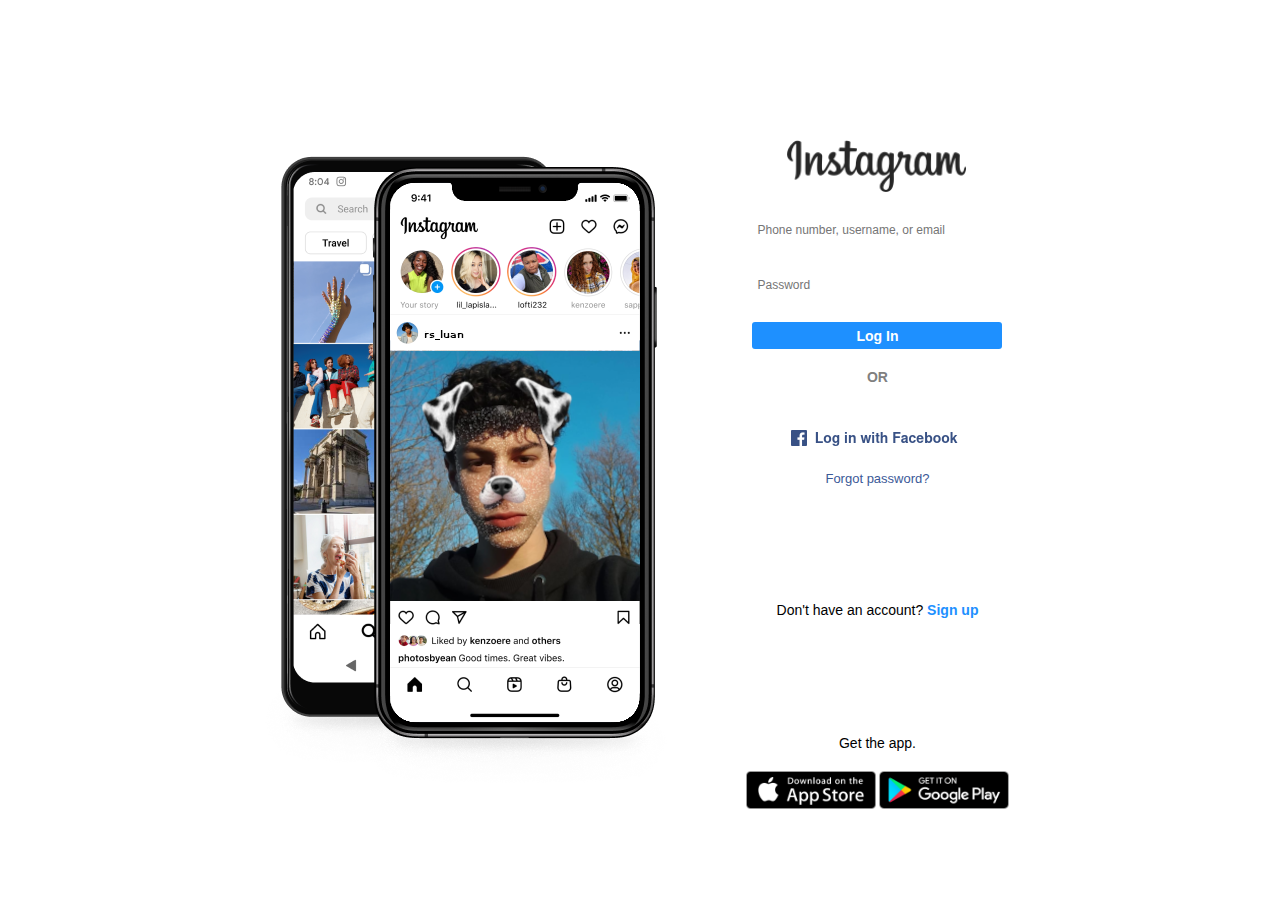
<file: index.html>
<!DOCTYPE html>
<html lang="pt-br">

<head>
    <meta charset="UTF-8">
    <meta http-equiv="X-UA-Compatible" content="IE=edge">
    <meta name="viewport" content="width=device-width, initial-scale=1.0">
    <link rel="stylesheet" href="./css/style.css">
    <title>Instagram</title>
</head>

<body>
    <div class="instacel">
        <div class="phone">
            <img src="./assets/CelInsta.png" alt="Phone">
        </div>
    </div>

    <div class="login">
        <div class="inputlogin">
            <form class="inputs" action="">
                <img class="logoinsta" src="./assets/logoinsta.png" alt="Instagram">
                <input type="text" name="login" value="" placeholder="Phone number, username, or email">
                <input type="password" name="password" id="password" name="password" placeholder="Password">
                <button>Log In</button>
                <spam>OR</spam>
            </form>
            <div class="inputlogin1">
                <a href=""><img src="./assets/loginwfacebook.png" alt=""></a>
                <a class="pass" href="">Forgot password?</a>
            </div>
        </div>

        <p class="novaacc">Don't have an account?<a class="signup" href=""> Sign up</a></p>

        <div class="redes">
            <p>Get the app.</p>
            <div class="apps">
                <img class="apple" src="./assets/apple.png" alt="">
                <img class="playstore" src="./assets/playstore.png" alt="">
            </div>
        </div>
    </div>
</body>

</html>
</file>
<file: css/style.css>
* {
    font-family: Arial, Helvetica, sans-serif;
    margin: 0;
    padding: 0;
    box-sizing: border-box;
    text-decoration: none;
}

body {
    width: 100%;
    height: 100vh;
    padding: 21px;
    background-color: #fff;
    display: flex;
    justify-content: center;
    column-gap: 10px;
    overflow-y: hidden;
}

form {
    margin-top: 30px;
    display: flex;
    flex-direction: column;
    align-items: center;
}

.instacel {
    margin-top: 50px;
    display: flex;
    justify-content: center;
    align-items: center;
}

.login {
    height: 100vh;
    padding: 38px;
    display: flex;
    flex-direction: column;
    justify-content: space-around;
    align-items: center;
    row-gap: 15px;
}

.logoinsta {
    width: 180px;
}

.apple,
.playstore {
    width: 130px;
    height: auto;
}

button {
    width: 250px;
    height: 27px;
    background-color: #1e90ff;
    border-radius: 3px;
    color: #fff;
    font-weight: 700;
    font-size: 14px;
    border: 0;
}

input {
    width: 250px;
    height: 35px;
    border: 0;
    border-radius: 2px;
    outline: 0;
    font-size: 12px;
    color: #333;
    padding: 5px;
}

input:focus {
    border: #aaa 1px solid;
}

form {
    gap: 20px;
}

.infos {
    display: flex;
    flex-direction: column;
    justify-content: space-between;
    align-items: center;
}

.inputlogin {
    display: flex;
    flex-direction: column;
    justify-content: space-around;
    align-items: center;
    row-gap: 10px;
}

.inputlogin1 {
    margin-top: 23px;
    display: flex;
    flex-direction: column;
    justify-content: space-around;
    align-items: center;
    row-gap: 10px;
}

spam {
    color: grey;
    font-size: 14px;
    font-weight: 600;
}

.face {
    color: #3b5998;
}

.pass {
    color: #3b5998;
    font-size: 13px;
}

.novaacc {
    font-size: 14px;
}

.signup {
    font-weight: 600;
    color: #1e90ff;
}

.redes {
    display: flex;
    flex-direction: column;
    align-items: center;
    font-size: 14px;
    row-gap: 20px;
}

.apps {
    margin-bottom: 20px;
}

@media (max-width: 860px) {
    .instacel {
        display: none;
    }
}
</file>
